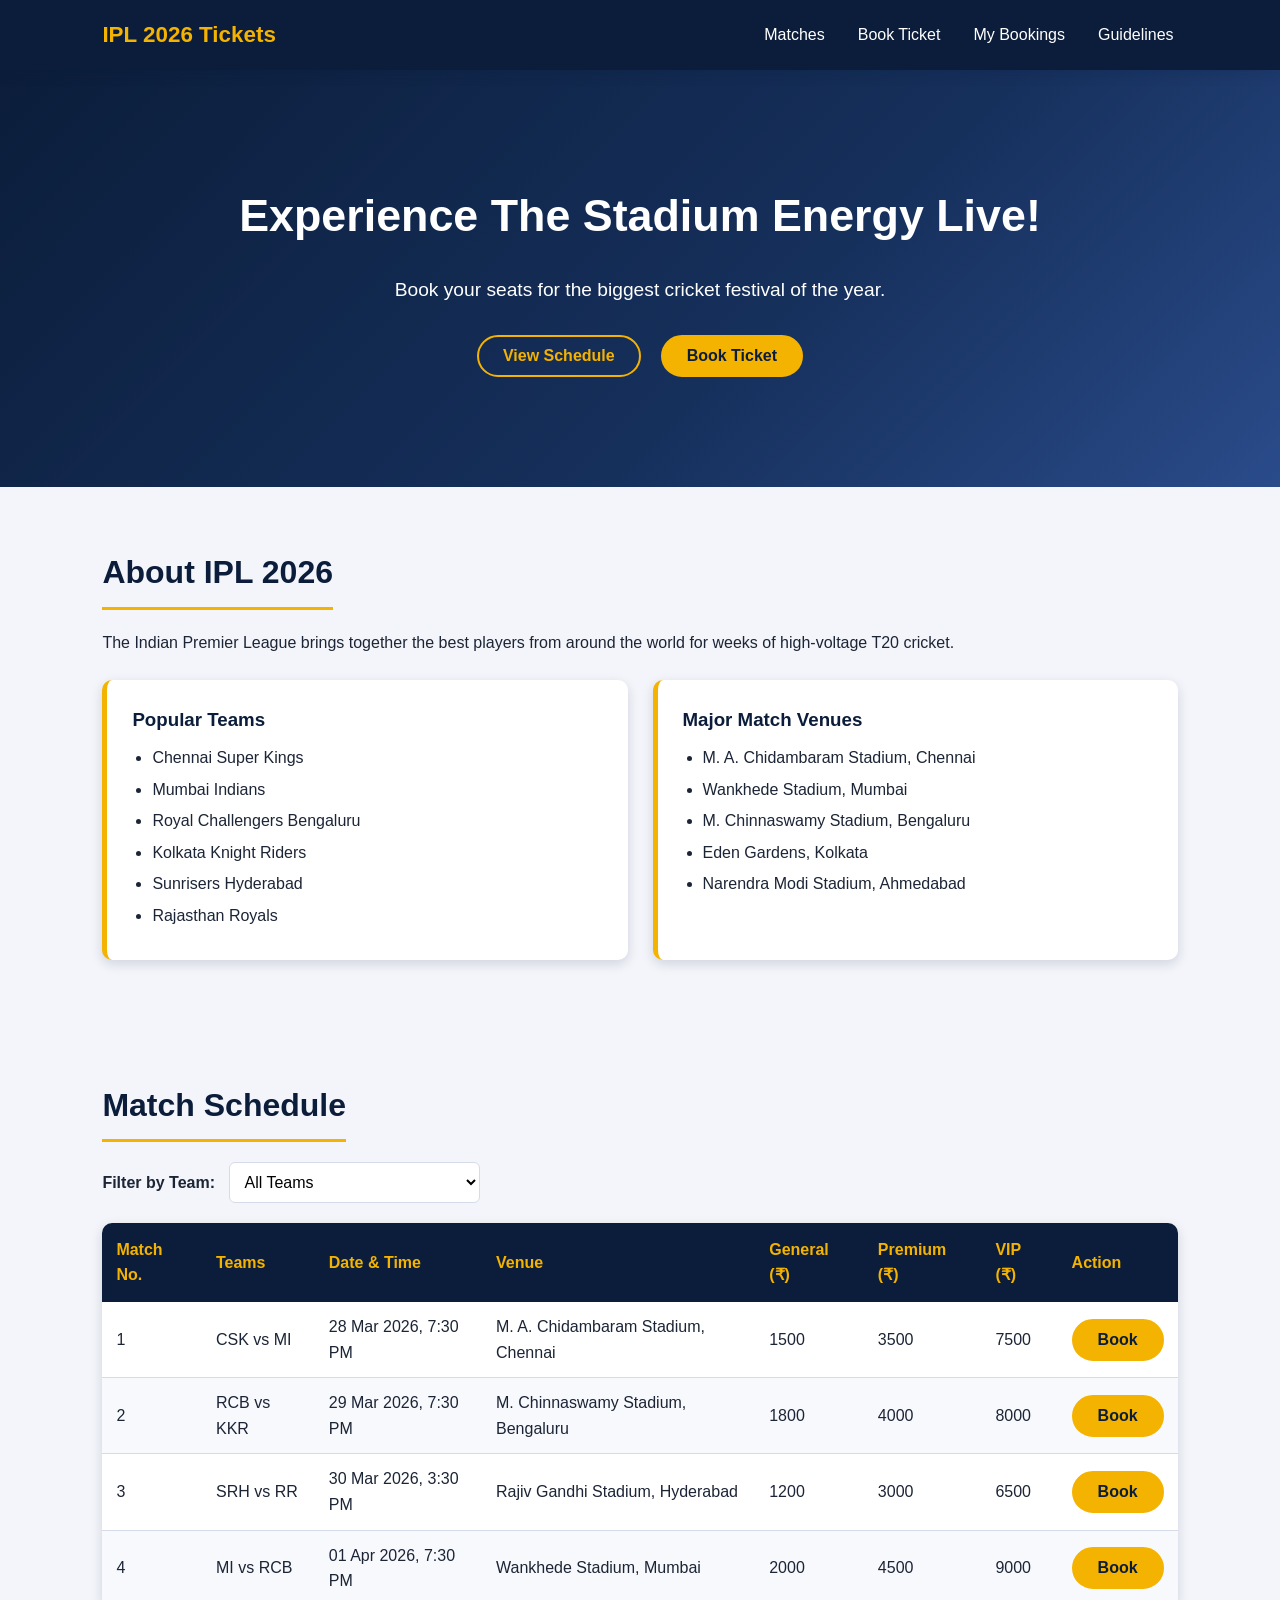
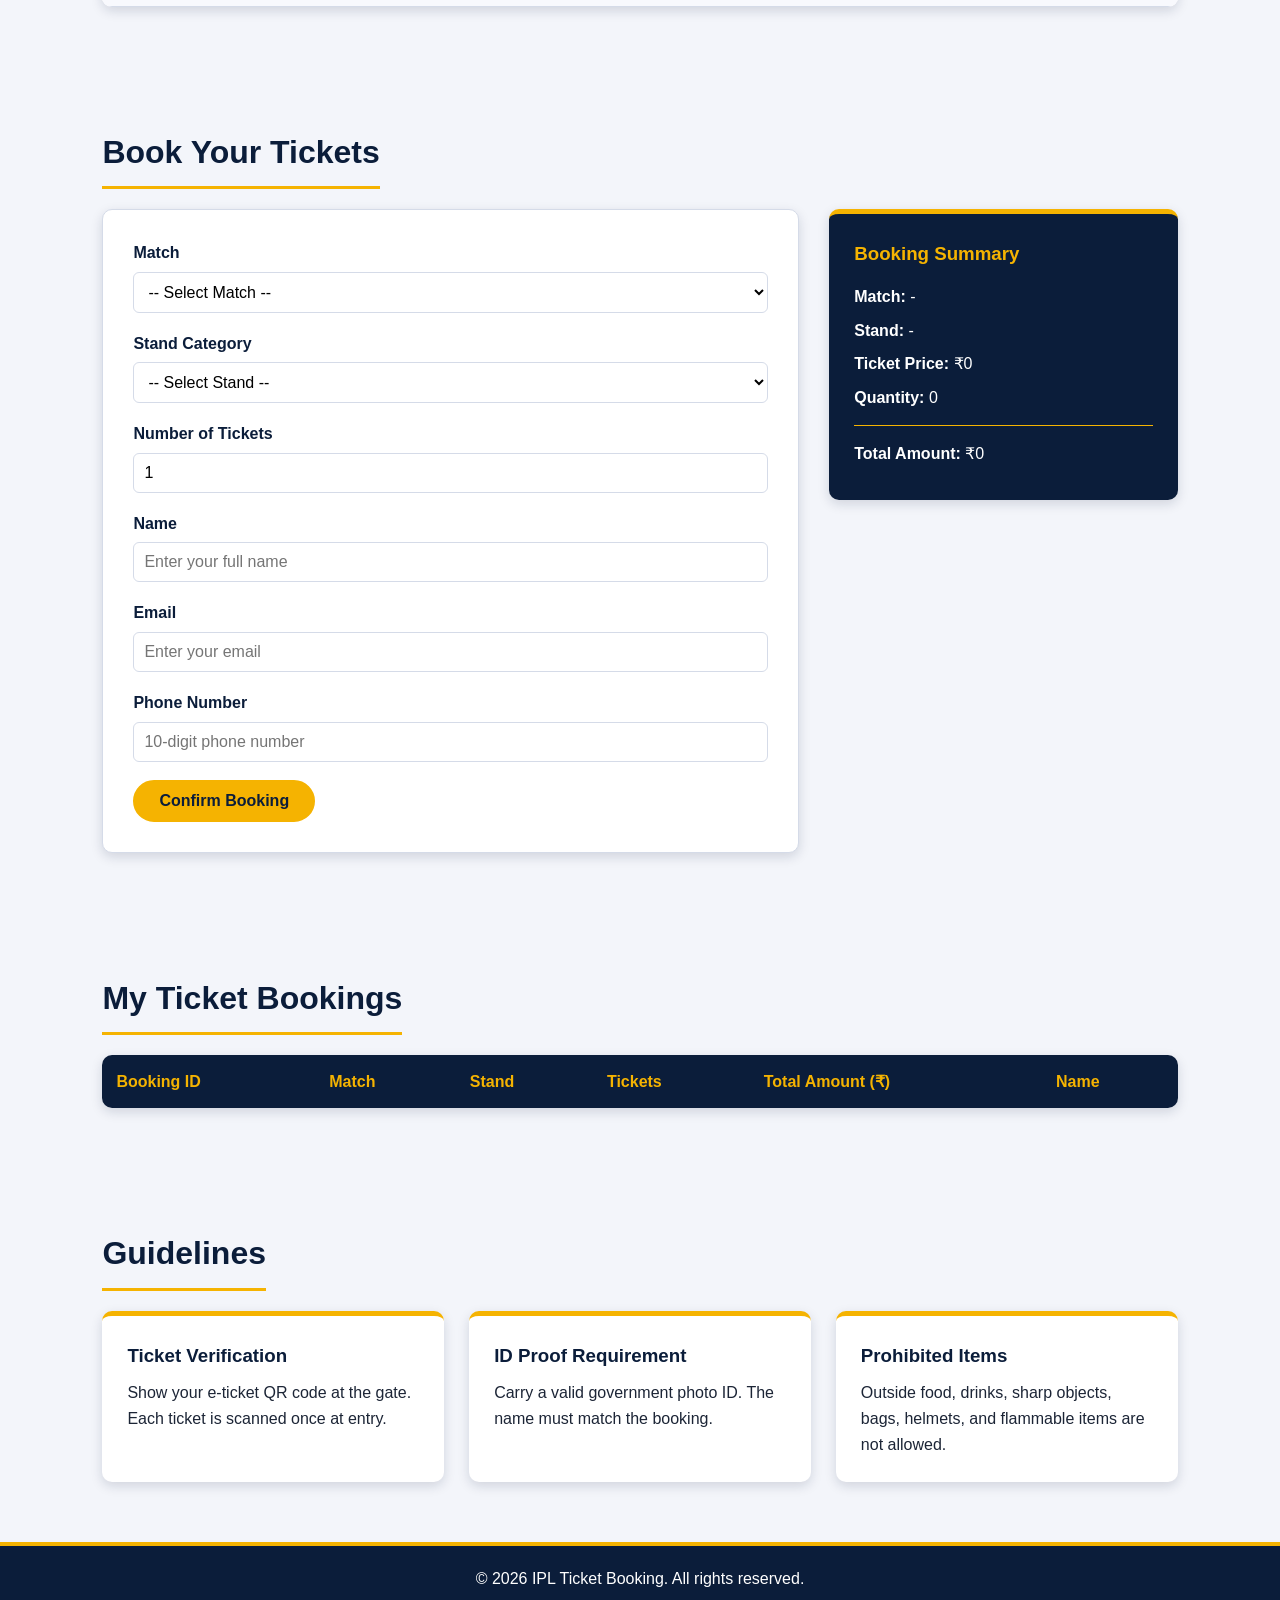
<file: index.html>
<!DOCTYPE html>
<html lang="en">
<head>
  <meta charset="UTF-8">
  <meta name="viewport" content="width=device-width, initial-scale=1.0">
  <title>IPL 2026 Ticket Booking</title>
  <link rel="stylesheet" href="CSS/style.css">
</head>
<body>

  <!-- Navigation Bar -->
  <header>
    <nav id="navbar">
      <h1 class="logo">IPL 2026 Tickets</h1>
      <ul>
        <li><a href="#matches">Matches</a></li>
        <li><a href="booking.html">Book Ticket</a></li>
        <li><a href="#my-bookings">My Bookings</a></li>
        <li><a href="#guidelines">Guidelines</a></li>
      </ul>
    </nav>
  </header>

  <main>

    <!-- Hero / Banner Section -->
    <section id="hero">
      <h2>Experience The Stadium Energy Live!</h2>
      <p>Book your seats for the biggest cricket festival of the year.</p>
      <div class="hero-buttons">
        <a href="#matches"><button type="button">View Schedule</button></a>
        <a href="#booking"><button type="button">Book Ticket</button></a>
      </div>
    </section>

    <!-- About IPL 2026 -->
    <section id="about">
      <h2>About IPL 2026</h2>
      <p>The Indian Premier League brings together the best players from around the world for weeks of high-voltage T20 cricket.</p>

      <div class="about-lists">
        <div>
          <h3>Popular Teams</h3>
          <ul>
            <li>Chennai Super Kings</li>
            <li>Mumbai Indians</li>
            <li>Royal Challengers Bengaluru</li>
            <li>Kolkata Knight Riders</li>
            <li>Sunrisers Hyderabad</li>
            <li>Rajasthan Royals</li>
          </ul>
        </div>
        <div>
          <h3>Major Match Venues</h3>
          <ul>
            <li>M. A. Chidambaram Stadium, Chennai</li>
            <li>Wankhede Stadium, Mumbai</li>
            <li>M. Chinnaswamy Stadium, Bengaluru</li>
            <li>Eden Gardens, Kolkata</li>
            <li>Narendra Modi Stadium, Ahmedabad</li>
          </ul>
        </div>
      </div>
    </section>

    <!-- Match Schedule -->
    <section id="matches">
      <h2>Match Schedule</h2>

      <!-- Team Filter -->
      <div class="filter">
        <label for="teamFilter">Filter by Team:</label>
        <select id="teamFilter" name="teamFilter">
          <option value="all">All Teams</option>
          <option value="CSK">Chennai Super Kings</option>
          <option value="MI">Mumbai Indians</option>
          <option value="RCB">Royal Challengers Bengaluru</option>
          <option value="KKR">Kolkata Knight Riders</option>
          <option value="SRH">Sunrisers Hyderabad</option>
          <option value="RR">Rajasthan Royals</option>
        </select>
      </div>

      <div class="table-wrapper">
        <table id="scheduleTable">
          <thead>
            <tr>
              <th>Match No.</th>
              <th>Teams</th>
              <th>Date &amp; Time</th>
              <th>Venue</th>
              <th>General (₹)</th>
              <th>Premium (₹)</th>
              <th>VIP (₹)</th>
              <th>Action</th>
            </tr>
          </thead>
          <tbody>
            <tr>
              <td>1</td>
              <td>CSK vs MI</td>
              <td>28 Mar 2026, 7:30 PM</td>
              <td>M. A. Chidambaram Stadium, Chennai</td>
              <td>1500</td>
              <td>3500</td>
              <td>7500</td>
              <td><a href="#booking"><button type="button">Book</button></a></td>
            </tr>
            <tr>
              <td>2</td>
              <td>RCB vs KKR</td>
              <td>29 Mar 2026, 7:30 PM</td>
              <td>M. Chinnaswamy Stadium, Bengaluru</td>
              <td>1800</td>
              <td>4000</td>
              <td>8000</td>
              <td><a href="#booking"><button type="button">Book</button></a></td>
            </tr>
            <tr>
              <td>3</td>
              <td>SRH vs RR</td>
              <td>30 Mar 2026, 3:30 PM</td>
              <td>Rajiv Gandhi Stadium, Hyderabad</td>
              <td>1200</td>
              <td>3000</td>
              <td>6500</td>
              <td><a href="#booking"><button type="button">Book</button></a></td>
            </tr>
            <tr>
              <td>4</td>
              <td>MI vs RCB</td>
              <td>01 Apr 2026, 7:30 PM</td>
              <td>Wankhede Stadium, Mumbai</td>
              <td>2000</td>
              <td>4500</td>
              <td>9000</td>
              <td><a href="#booking"><button type="button">Book</button></a></td>
            </tr>
          </tbody>
        </table>
      </div>
    </section>

    <!-- Ticket Booking Form + Booking Summary -->
    <section id="booking">
      <h2>Book Your Tickets</h2>

      <div class="booking-layout">

        <form id="bookingForm" action="#" method="post">
          <div class="form-group">
            <label for="match">Match</label>
            <select id="match" name="match" required>
              <option value="">-- Select Match --</option>
              <option value="1">1: CSK vs MI</option>
              <option value="2">2: RCB vs KKR</option>
              <option value="3">3: SRH vs RR</option>
              <option value="4">4: MI vs RCB</option>
            </select>
          </div>

          <div class="form-group">
            <label for="stand">Stand Category</label>
            <select id="stand" name="stand" required>
              <option value="">-- Select Stand --</option>
              <option value="General">General</option>
              <option value="Premium">Premium</option>
              <option value="VIP">VIP</option>
            </select>
          </div>

          <div class="form-group">
            <label for="tickets">Number of Tickets</label>
            <input type="number" id="tickets" name="tickets" min="1" max="10" value="1" required>
          </div>

          <div class="form-group">
            <label for="name">Name</label>
            <input type="text" id="name" name="name" placeholder="Enter your full name" required>
          </div>

          <div class="form-group">
            <label for="email">Email</label>
            <input type="email" id="email" name="email" placeholder="Enter your email" required>
          </div>

          <div class="form-group">
            <label for="phone">Phone Number</label>
            <input type="tel" id="phone" name="phone" placeholder="10-digit phone number" pattern="[0-9]{10}" required>
          </div>

          <button type="submit">Confirm Booking</button>
        </form>

        <!-- Booking Summary Card -->
        <aside id="summaryCard">
          <h3>Booking Summary</h3>
          <p><strong>Match:</strong> <span id="sumMatch">-</span></p>
          <p><strong>Stand:</strong> <span id="sumStand">-</span></p>
          <p><strong>Ticket Price:</strong> ₹<span id="sumPrice">0</span></p>
          <p><strong>Quantity:</strong> <span id="sumQty">0</span></p>
          <hr>
          <p><strong>Total Amount:</strong> ₹<span id="sumTotal">0</span></p>
        </aside>

      </div>
    </section>

    <!-- My Ticket Bookings -->
    <section id="my-bookings">
      <h2>My Ticket Bookings</h2>
      <div class="table-wrapper">
        <table id="bookingsTable">
          <thead>
            <tr>
              <th>Booking ID</th>
              <th>Match</th>
              <th>Stand</th>
              <th>Tickets</th>
              <th>Total Amount (₹)</th>
              <th>Name</th>
            </tr>
          </thead>
          <tbody>
            <!-- Booking records will be added here later using JavaScript -->
          </tbody>
        </table>
      </div>
    </section>

    <!-- Guidelines -->
    <section id="guidelines">
      <h2>Guidelines</h2>
      <div class="cards">
        <article class="card">
          <h3>Ticket Verification</h3>
          <p>Show your e-ticket QR code at the gate. Each ticket is scanned once at entry.</p>
        </article>
        <article class="card">
          <h3>ID Proof Requirement</h3>
          <p>Carry a valid government photo ID. The name must match the booking.</p>
        </article>
        <article class="card">
          <h3>Prohibited Items</h3>
          <p>Outside food, drinks, sharp objects, bags, helmets, and flammable items are not allowed.</p>
        </article>
      </div>
    </section>

  </main>

  <!-- Footer -->
  <footer>
    <p>&copy; 2026 IPL Ticket Booking. All rights reserved.</p>
  </footer>

     <script src="JS/app.js"></script>
</body>
</html>
</file>
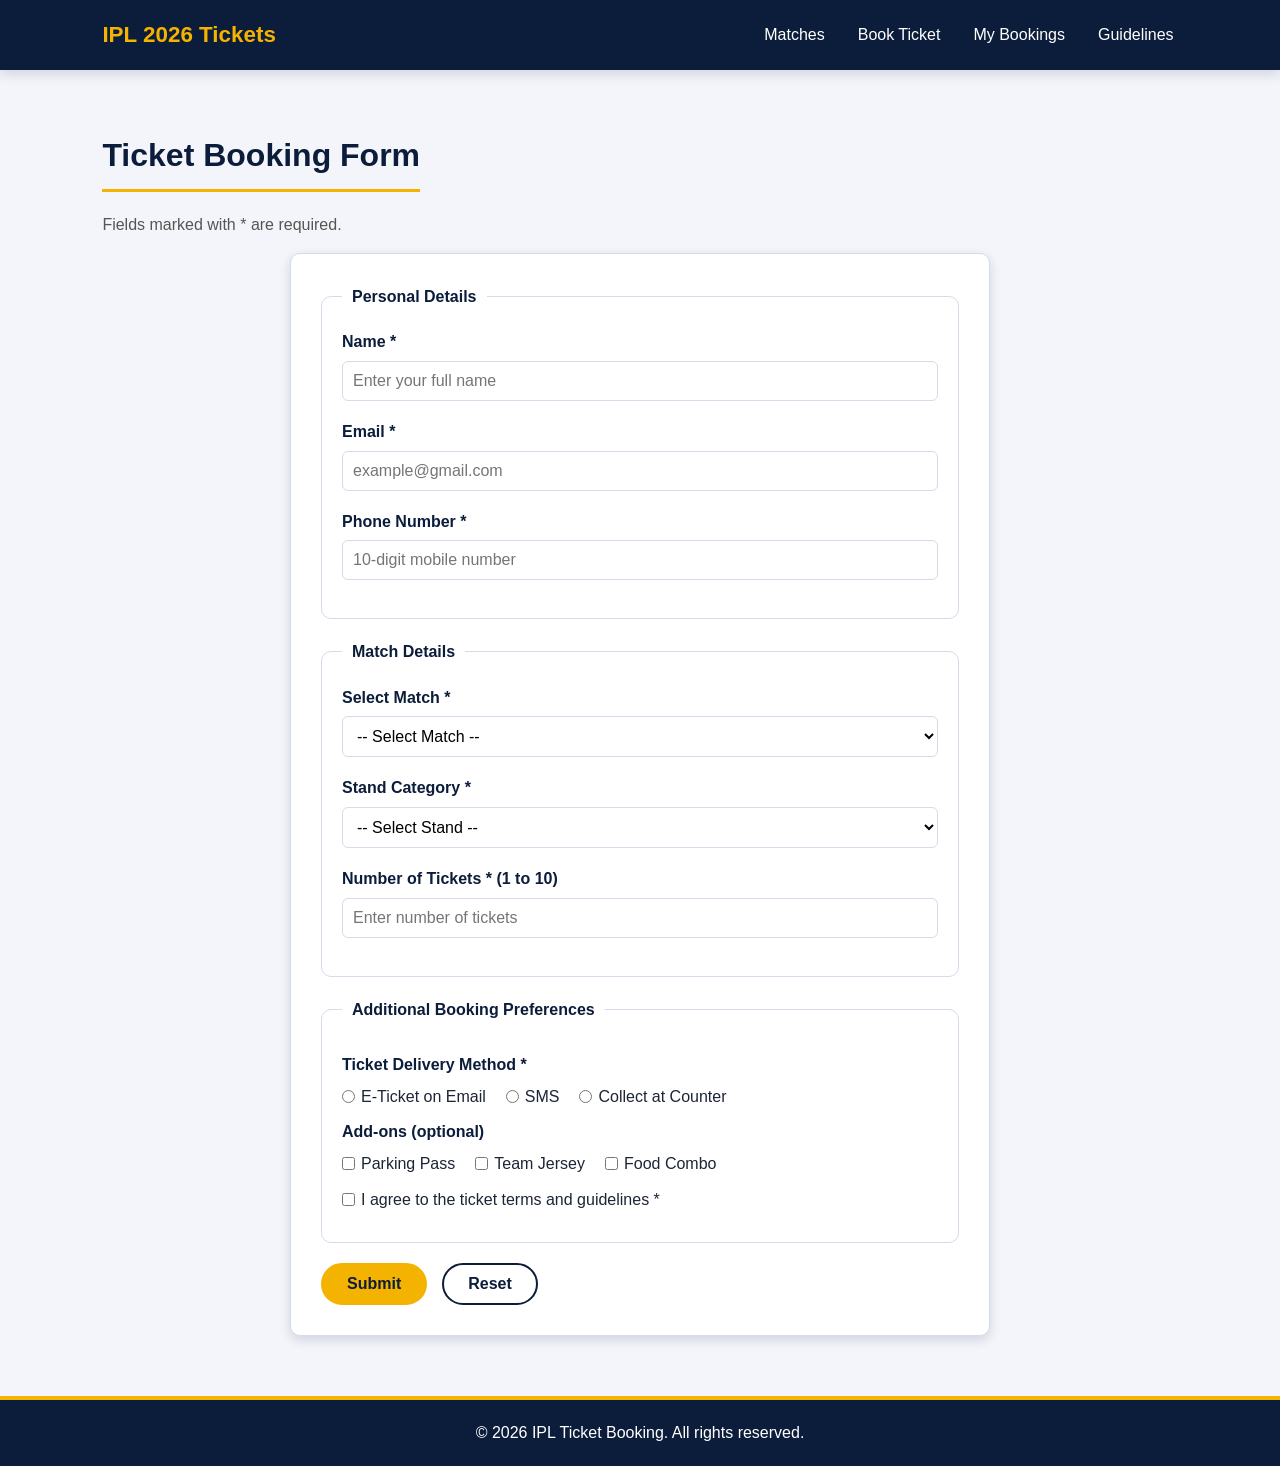
<file: booking.html>
<!DOCTYPE html>
<html lang="en">
<head>
  <meta charset="UTF-8">
  <meta name="viewport" content="width=device-width, initial-scale=1.0">
  <title>Book Tickets - IPL 2026</title>
  <link rel="stylesheet" href="CSS/style.css">
</head>
<body>

  <!-- Navigation Bar (links back to index.html) -->
  <header>
    <nav id="navbar">
      <h1 class="logo">IPL 2026 Tickets</h1>
      <ul>
        <li><a href="index.html#matches">Matches</a></li>
        <li><a href="booking.html">Book Ticket</a></li>
        <li><a href="index.html#my-bookings">My Bookings</a></li>
        <li><a href="index.html#guidelines">Guidelines</a></li>
      </ul>
    </nav>
  </header>

  <main>
    <section id="booking" class="form-page">
      <h2>Ticket Booking Form</h2>
      <p class="form-note">Fields marked with * are required.</p>

      <form id="bookingForm" action="#" method="post"
      onsubmit="event.preventDefault(); alert('Booking submitted successfully!');">

        <!-- Personal Details -->
        <fieldset>
          <legend>Personal Details</legend>

          <div class="form-group">
            <label for="name">Name *</label>
            <input type="text" id="name" name="name"
                   placeholder="Enter your full name"
                   required minlength="3" maxlength="50"
                   pattern="[A-Za-z ]+"
                   title="Name should contain only letters and spaces (3 to 50 characters).">
          </div>

          <div class="form-group">
            <label for="email">Email *</label>
            <input type="email" id="email" name="email"
                   placeholder="example@gmail.com"
                   required maxlength="60">
          </div>

          <div class="form-group">
            <label for="phone">Phone Number *</label>
            <input type="tel" id="phone" name="phone"
                   placeholder="10-digit mobile number"
                   required minlength="10" maxlength="10"
                   pattern="[6-9][0-9]{9}"
                   title="Enter a valid 10-digit mobile number starting with 6, 7, 8 or 9.">
          </div>
        </fieldset>

        <!-- Match Details -->
        <fieldset>
          <legend>Match Details</legend>

          <div class="form-group">
            <label for="match">Select Match *</label>
            <select id="match" name="match" required>
              <option value="">-- Select Match --</option>
              <option value="1">Match 1: CSK vs MI</option>
              <option value="2">Match 2: RCB vs KKR</option>
              <option value="3">Match 3: SRH vs RR</option>
              <option value="4">Match 4: MI vs RCB</option>
            </select>
          </div>

          <div class="form-group">
            <label for="stand">Stand Category *</label>
            <select id="stand" name="stand" required>
              <option value="">-- Select Stand --</option>
              <option value="General">General</option>
              <option value="Premium">Premium</option>
              <option value="VIP">VIP</option>
            </select>
          </div>

          <div class="form-group">
            <label for="tickets">Number of Tickets * (1 to 10)</label>
            <input type="number" id="tickets" name="tickets"
                   placeholder="Enter number of tickets"
                   required min="1" max="10">
          </div>
        </fieldset>

        <!-- Additional Preferences -->
        <fieldset>
          <legend>Additional Booking Preferences</legend>

          <p class="group-label">Ticket Delivery Method *</p>
          <div class="option-row">
            <label><input type="radio" name="delivery" value="email" required> E-Ticket on Email</label>
                        <label><input type="radio" name="delivery" value="sms"> SMS</label>
            <label><input type="radio" name="delivery" value="counter"> Collect at Counter</label>
          </div>

          <p class="group-label">Add-ons (optional)</p>
          <div class="option-row">
            <label><input type="checkbox" name="addons" value="parking"> Parking Pass</label>
            <label><input type="checkbox" name="addons" value="jersey"> Team Jersey</label>
            <label><input type="checkbox" name="addons" value="food"> Food Combo</label>
          </div>

          <div class="option-row">
            <label><input type="checkbox" id="terms" name="terms" required>
              I agree to the ticket terms and guidelines *</label>
          </div>
        </fieldset>

        <!-- Buttons -->
        <div class="form-buttons">
          <button type="submit">Submit</button>
          <button type="reset" class="reset-btn">Reset</button>
        </div>

      </form>
    </section>
  </main>

  <footer>
    <p>&copy; 2026 IPL Ticket Booking. All rights reserved.</p>
  </footer>

</body>
</html>
</file>
<file: CSS/style.css>
/* ===== CSS Variables (Theme) ===== */
:root {
  --primary: #0b1d3a;      /* dark blue */
  --primary-light: #16305c;
  --accent: #f5b301;       /* gold */
  --accent-dark: #d99a00;
  --background: #f3f5fa;
  --surface: #ffffff;
  --text: #1c2536;
  --text-light: #ffffff;
  --border: #d5dbe8;
  --radius: 10px;
  --shadow: 0 4px 12px rgba(11, 29, 58, 0.15);
}

/* ===== Reset & Base ===== */
* {
  margin: 0;
  padding: 0;
  box-sizing: border-box;
}

html {
  scroll-behavior: smooth;
}

body {
  font-family: "Segoe UI", Arial, sans-serif;
  background-color: var(--background);
  color: var(--text);
  line-height: 1.6;
  padding-top: 70px; /* space for fixed navbar */
}

section {
  padding: 60px 8%;
  scroll-margin-top: 70px;
}

section > h2 {
  color: var(--primary);
  font-size: 2rem;
  margin-bottom: 20px;
  padding-bottom: 8px;
  border-bottom: 3px solid var(--accent);
  display: inline-block;
}

h3 {
  color: var(--primary);
  margin-bottom: 10px;
}

/* ===== Navigation Bar ===== */
#navbar {
  position: fixed;
  top: 0;
  left: 0;
  width: 100%;
  height: 70px;
  background-color: var(--primary);
  display: flex;
  justify-content: space-between;
  align-items: center;
  padding: 0 8%;
  box-shadow: var(--shadow);
  z-index: 1000;
}

.logo {
  color: var(--accent);
  font-size: 1.4rem;
}

#navbar ul {
  list-style: none;
  display: flex;
  gap: 25px;
}

#navbar a {
  color: var(--text-light);
  text-decoration: none;
  font-weight: 500;
  padding: 6px 4px;
  border-bottom: 2px solid transparent;
  transition: color 0.3s, border-color 0.3s;
}

#navbar a:hover {
  color: var(--accent);
  border-bottom-color: var(--accent);
}

/* ===== Hero Section ===== */
#hero {
  background: linear-gradient(135deg, var(--primary), var(--primary-light) 60%, #2a4b8a);
  color: var(--text-light);
  text-align: center;
  padding: 110px 8%;
}

#hero h2 {
  color: var(--text-light);
  font-size: 2.8rem;
  border: none;
  display: block;
  margin-bottom: 15px;
}

#hero p {
  font-size: 1.2rem;
  margin-bottom: 30px;
}

.hero-buttons {
  display: flex;
  justify-content: center;
  gap: 20px;
  flex-wrap: wrap;
}

.hero-buttons a:first-child button {
  background-color: transparent;
  color: var(--accent);
  border: 2px solid var(--accent);
}

.hero-buttons a:first-child button:hover {
  background-color: var(--accent);
  color: var(--primary);
}

/* ===== Buttons ===== */
button {
  background-color: var(--accent);
  color: var(--primary);
  border: 2px solid var(--accent);
  padding: 10px 24px;
  font-size: 1rem;
  font-weight: 600;
  border-radius: 25px;
  cursor: pointer;
  transition: background-color 0.3s, transform 0.2s;
}

button:hover {
  background-color: var(--accent-dark);
  border-color: var(--accent-dark);
  transform: translateY(-2px);
}

/* ===== About Section ===== */
.about-lists {
  display: grid;
  grid-template-columns: repeat(auto-fit, minmax(280px, 1fr));
  gap: 25px;
  margin-top: 25px;
}

.about-lists > div {
  background-color: var(--surface);
  padding: 25px;
  border-radius: var(--radius);
  border-left: 5px solid var(--accent);
  box-shadow: var(--shadow);
}

.about-lists ul {
  margin-left: 20px;
}

.about-lists li {
  margin-bottom: 6px;
}

/* ===== Team Filter ===== */
.filter {
  margin-bottom: 20px;
}

.filter label {
  font-weight: 600;
  margin-right: 10px;
}

select,
input {
  padding: 10px;
  border: 1px solid var(--border);
  border-radius: 6px;
  font-size: 1rem;
  background-color: var(--surface);
}

select:focus,
input:focus {
  outline: none;
  border-color: var(--accent);
  box-shadow: 0 0 0 3px rgba(245, 179, 1, 0.3);
}

/* ===== Tables ===== */
.table-wrapper {
  overflow-x: auto;
  border-radius: var(--radius);
  box-shadow: var(--shadow);
}

table {
  width: 100%;
  border-collapse: collapse;
  background-color: var(--surface);
}

th {
  background-color: var(--primary);
  color: var(--accent);
  text-align: left;
  padding: 14px;
}

td {
  padding: 12px 14px;
  border-bottom: 1px solid var(--border);
}

tbody tr:nth-child(even) {
  background-color: #f8f9fd;
}

tbody tr:hover {
  background-color: #fff6d9;
}

/* ===== Booking Form + Summary ===== */
.booking-layout {
  display: grid;
  grid-template-columns: 2fr 1fr;
  gap: 30px;
  align-items: start;
}

#bookingForm {
  background-color: var(--surface);
  padding: 30px;
  border-radius: var(--radius);
  box-shadow: var(--shadow);
  border: 1px solid var(--border);
}

.form-group {
  display: flex;
  flex-direction: column;
  margin-bottom: 18px;
}

.form-group label {
  font-weight: 600;
  margin-bottom: 6px;
  color: var(--primary);
}

#summaryCard {
  background-color: var(--primary);
  color: var(--text-light);
  padding: 25px;
  border-radius: var(--radius);
  box-shadow: var(--shadow);
  border-top: 5px solid var(--accent);
  position: sticky;
  top: 90px;
}

#summaryCard h3 {
  color: var(--accent);
  margin-bottom: 15px;
}

#summaryCard p {
  margin-bottom: 8px;
}

#summaryCard hr {
  border: none;
  border-top: 1px solid var(--accent);
  margin: 15px 0;
}

/* ===== Guidelines Cards ===== */
.cards {
  display: grid;
  grid-template-columns: repeat(auto-fit, minmax(250px, 1fr));
  gap: 25px;
}

.card {
  background-color: var(--surface);
  padding: 25px;
  border-radius: var(--radius);
  border-top: 5px solid var(--accent);
  box-shadow: var(--shadow);
  transition: transform 0.3s;
}

.card:hover {
  transform: translateY(-5px);
}

/* ===== Footer ===== */
footer {
  background-color: var(--primary);
  color: var(--text-light);
  text-align: center;
  padding: 20px;
  border-top: 4px solid var(--accent);
}

/* ===== Responsive ===== */
@media (max-width: 800px) {
  #navbar {
    flex-direction: column;
    height: auto;
    padding: 10px 5%;
  }

  #navbar ul {
    gap: 15px;
    flex-wrap: wrap;
    justify-content: center;
  }

  body {
    padding-top: 110px;
  }

  section {
    scroll-margin-top: 110px;
  }

  #hero h2 {
    font-size: 2rem;
  }

  .booking-layout {
    grid-template-columns: 1fr;
  }

  #summaryCard {
    position: static;
  }
}

     /* ===== Activity 3: Form page ===== */
   .form-page #bookingForm {
     max-width: 700px;
     margin: 0 auto;
   }

   .form-note {
     margin-bottom: 15px;
     color: #555;
   }

   fieldset {
     border: 1px solid var(--border);
     border-radius: var(--radius);
     padding: 20px;
     margin-bottom: 20px;
   }

   legend {
     color: var(--primary);
     font-weight: 700;
     padding: 0 10px;
   }

   .group-label {
     font-weight: 600;
     color: var(--primary);
     margin: 10px 0 6px;
   }

   .option-row {
     display: flex;
     flex-wrap: wrap;
     gap: 20px;
     margin-bottom: 10px;
   }

   .option-row label {
     display: flex;
     align-items: center;
     gap: 6px;
   }

   .form-buttons {
     display: flex;
     gap: 15px;
   }

   .reset-btn {
     background-color: transparent;
     color: var(--primary);
     border-color: var(--primary);
   }

   .reset-btn:hover {
     background-color: var(--primary);
     color: var(--accent);
   }

      /* ===== Activity 4: Toast notification ===== */
   .toast {
     position: fixed;
     bottom: 30px;
     right: 30px;
     background-color: var(--primary);
     color: var(--text-light);
     padding: 14px 22px;
     border-left: 5px solid var(--accent);
     border-radius: var(--radius);
     box-shadow: var(--shadow);
     font-weight: 500;
     max-width: 320px;
     opacity: 0;
     transform: translateY(20px);
     transition: opacity 0.4s, transform 0.4s;
     z-index: 2000;
   }

   .toast.show {
     opacity: 1;
     transform: translateY(0);
   }

   .toast.error {
     border-left-color: #d93025;
   }
</file>
